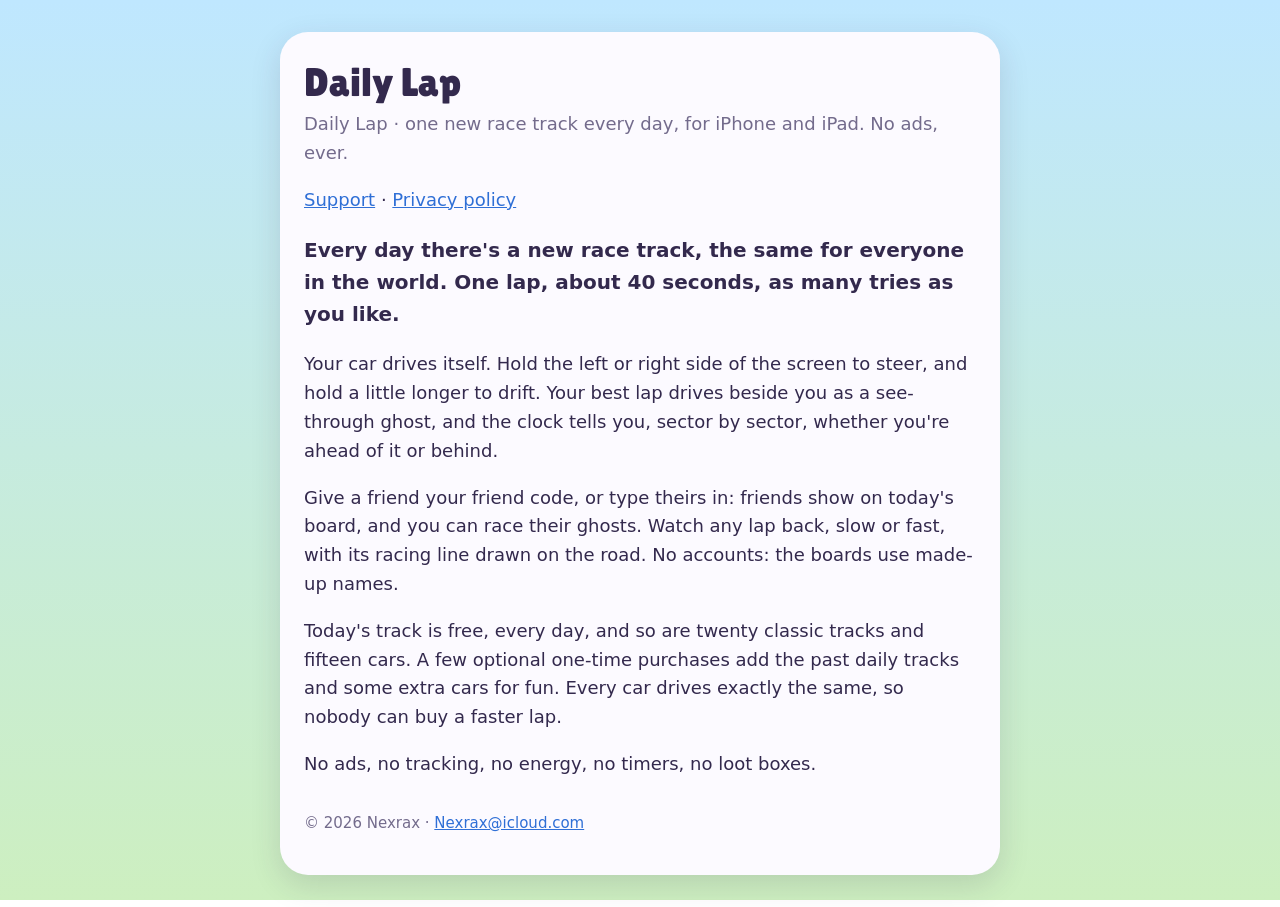
<file: index.html>
<!doctype html>
<html lang="en">
<head>
<meta charset="utf-8">
<meta name="viewport" content="width=device-width, initial-scale=1">
<title>Daily Lap</title>
<link rel="stylesheet" href="site.css">
</head>
<body>
<main>
<h1>Daily Lap</h1>
<p class="meta">Daily Lap · one new race track every day, for iPhone and iPad. No ads, ever.</p>

<p><a href="support.html">Support</a> · <a href="privacy.html">Privacy policy</a></p>
<p class="lead">Every day there's a new race track, the same for everyone in the world. One lap, about 40 seconds, as many tries as you like.</p>

<p>Your car drives itself. Hold the left or right side of the screen to steer, and hold a little longer to drift. Your best lap drives beside you as a see-through ghost, and the clock tells you, sector by sector, whether you're ahead of it or behind.</p>

<p>Give a friend your friend code, or type theirs in: friends show on today's board, and you can race their ghosts. Watch any lap back, slow or fast, with its racing line drawn on the road. No accounts: the boards use made-up names.</p>

<p>Today's track is free, every day, and so are twenty classic tracks and fifteen cars. A few optional one-time purchases add the past daily tracks and some extra cars for fun. Every car drives exactly the same, so nobody can buy a faster lap.</p>

<p>No ads, no tracking, no energy, no timers, no loot boxes.</p>

<footer>© 2026 Nexrax · <a href="mailto:Nexrax@icloud.com">Nexrax@icloud.com</a></footer>
</main>
</body>
</html>
</file>
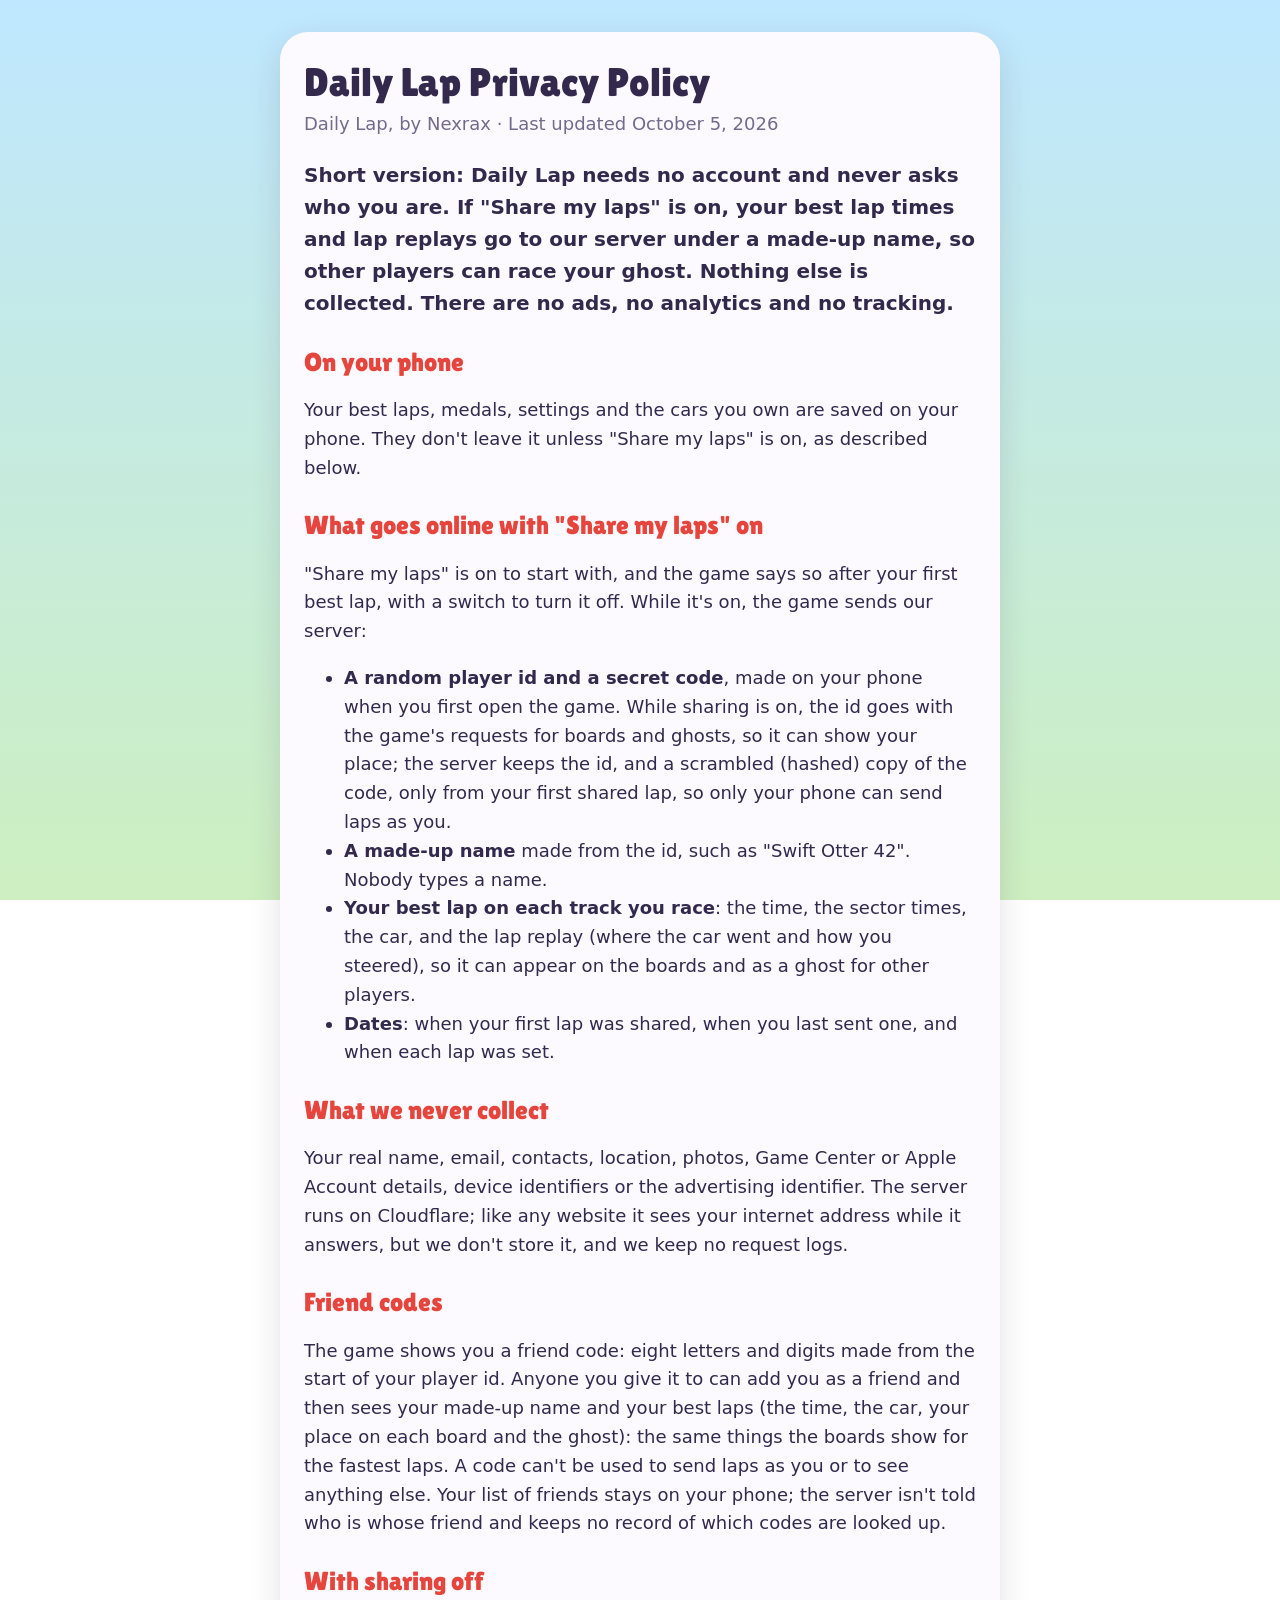
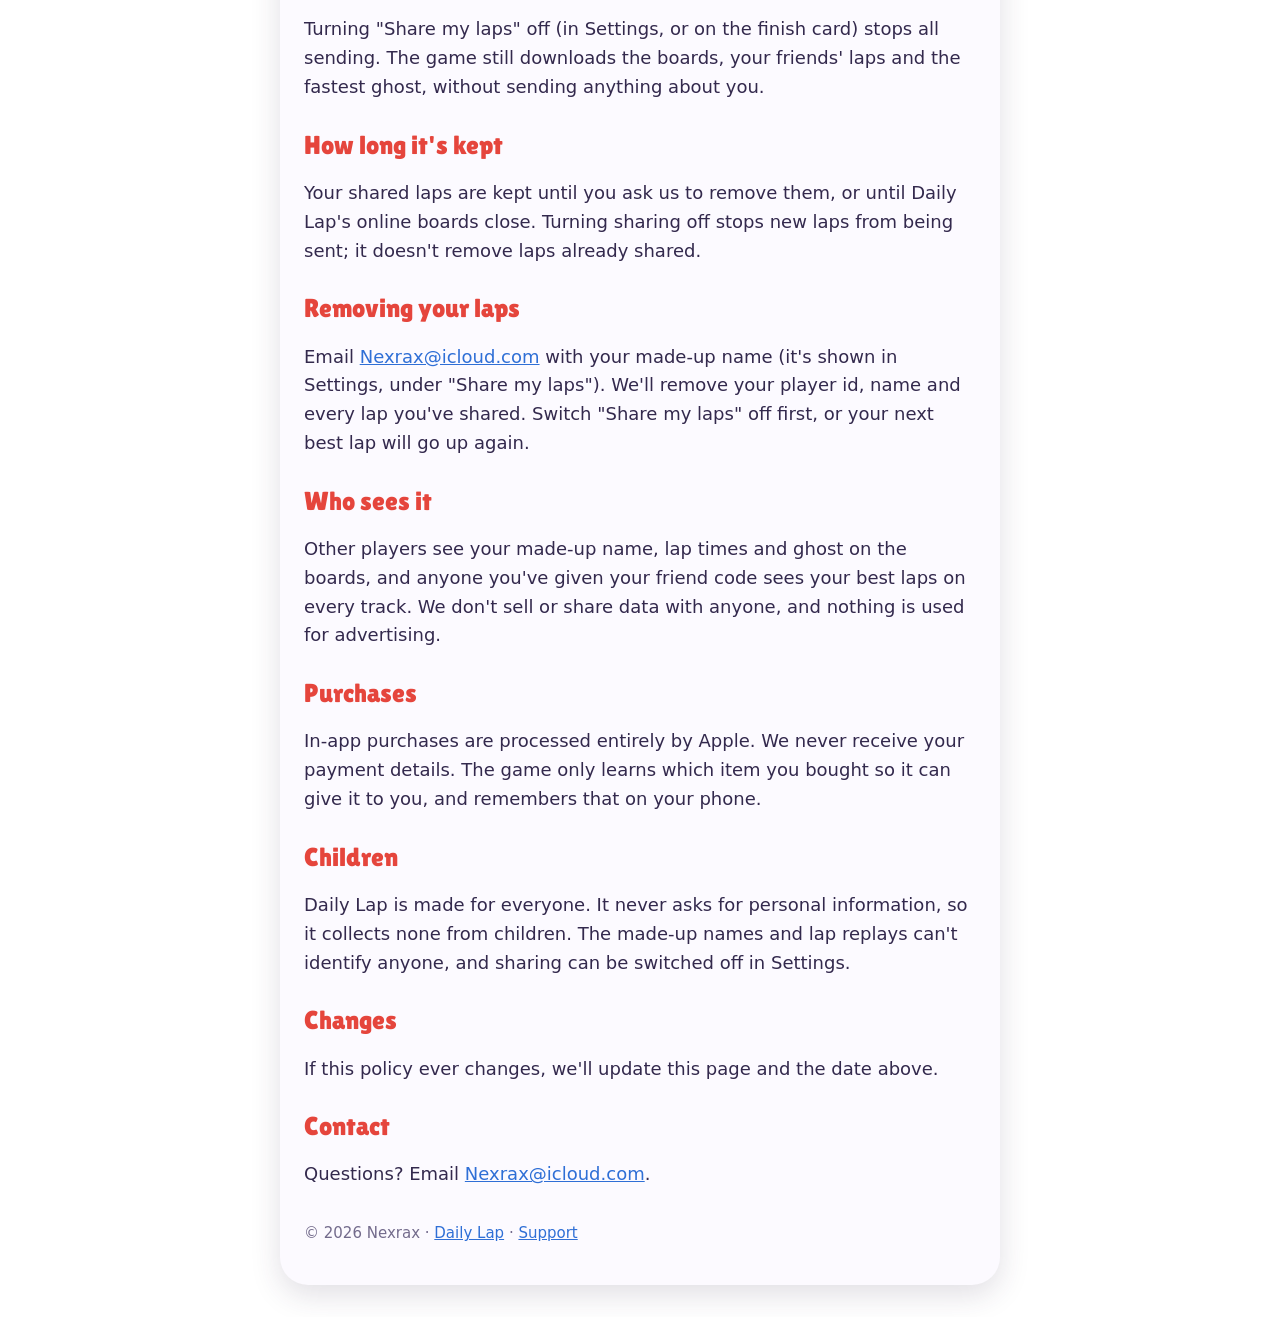
<file: privacy.html>
<!doctype html>
<html lang="en">
<head>
<meta charset="utf-8">
<meta name="viewport" content="width=device-width, initial-scale=1">
<title>Daily Lap Privacy Policy</title>
<link rel="stylesheet" href="site.css">
</head>
<body>
<main>
<h1>Daily Lap Privacy Policy</h1>
<p class="meta">Daily Lap, by Nexrax · Last updated October 5, 2026</p>

<p class="lead">Short version: Daily Lap needs no account and never asks who you are. If "Share my laps" is on, your best lap times and lap replays go to our server under a made-up name, so other players can race your ghost. Nothing else is collected. There are no ads, no analytics and no tracking.</p>

<h2>On your phone</h2>
<p>Your best laps, medals, settings and the cars you own are saved on your phone. They don't leave it unless "Share my laps" is on, as described below.</p>

<h2>What goes online with "Share my laps" on</h2>
<p>"Share my laps" is on to start with, and the game says so after your first best lap, with a switch to turn it off. While it's on, the game sends our server:</p>
<ul>
<li><b>A random player id and a secret code</b>, made on your phone when you first open the game. While sharing is on, the id goes with the game's requests for boards and ghosts, so it can show your place; the server keeps the id, and a scrambled (hashed) copy of the code, only from your first shared lap, so only your phone can send laps as you.</li>
<li><b>A made-up name</b> made from the id, such as "Swift Otter 42". Nobody types a name.</li>
<li><b>Your best lap on each track you race</b>: the time, the sector times, the car, and the lap replay (where the car went and how you steered), so it can appear on the boards and as a ghost for other players.</li>
<li><b>Dates</b>: when your first lap was shared, when you last sent one, and when each lap was set.</li>
</ul>

<h2>What we never collect</h2>
<p>Your real name, email, contacts, location, photos, Game Center or Apple Account details, device identifiers or the advertising identifier. The server runs on Cloudflare; like any website it sees your internet address while it answers, but we don't store it, and we keep no request logs.</p>

<h2>Friend codes</h2>
<p>The game shows you a friend code: eight letters and digits made from the start of your player id. Anyone you give it to can add you as a friend and then sees your made-up name and your best laps (the time, the car, your place on each board and the ghost): the same things the boards show for the fastest laps. A code can't be used to send laps as you or to see anything else. Your list of friends stays on your phone; the server isn't told who is whose friend and keeps no record of which codes are looked up.</p>

<h2>With sharing off</h2>
<p>Turning "Share my laps" off (in Settings, or on the finish card) stops all sending. The game still downloads the boards, your friends' laps and the fastest ghost, without sending anything about you.</p>

<h2>How long it's kept</h2>
<p>Your shared laps are kept until you ask us to remove them, or until Daily Lap's online boards close. Turning sharing off stops new laps from being sent; it doesn't remove laps already shared.</p>

<h2>Removing your laps</h2>
<p>Email <a href="mailto:Nexrax@icloud.com">Nexrax@icloud.com</a> with your made-up name (it's shown in Settings, under "Share my laps"). We'll remove your player id, name and every lap you've shared. Switch "Share my laps" off first, or your next best lap will go up again.</p>

<h2>Who sees it</h2>
<p>Other players see your made-up name, lap times and ghost on the boards, and anyone you've given your friend code sees your best laps on every track. We don't sell or share data with anyone, and nothing is used for advertising.</p>

<h2>Purchases</h2>
<p>In-app purchases are processed entirely by Apple. We never receive your payment details. The game only learns which item you bought so it can give it to you, and remembers that on your phone.</p>

<h2>Children</h2>
<p>Daily Lap is made for everyone. It never asks for personal information, so it collects none from children. The made-up names and lap replays can't identify anyone, and sharing can be switched off in Settings.</p>

<h2>Changes</h2>
<p>If this policy ever changes, we'll update this page and the date above.</p>

<h2>Contact</h2>
<p>Questions? Email <a href="mailto:Nexrax@icloud.com">Nexrax@icloud.com</a>.</p>

<footer>© 2026 Nexrax · <a href="index.html">Daily Lap</a> · <a href="support.html">Support</a></footer>
</main>
</body>
</html>
</file>
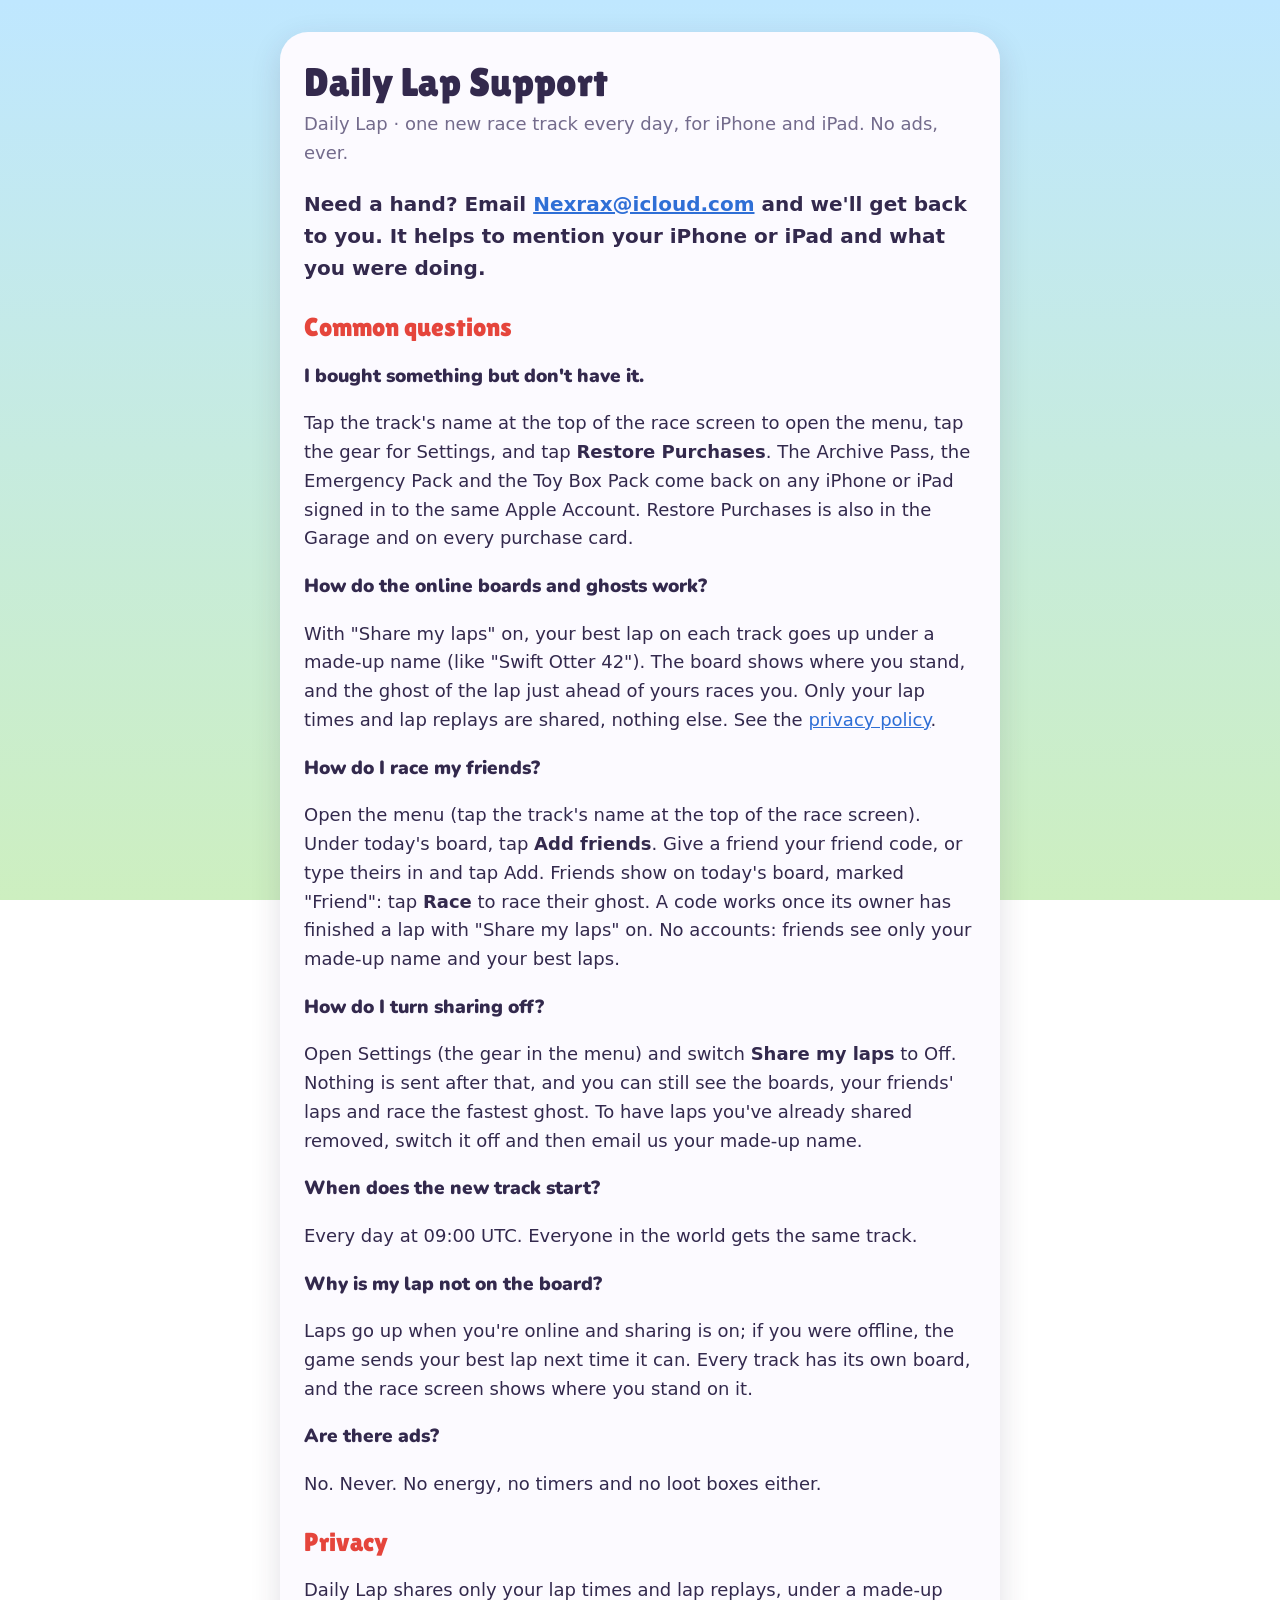
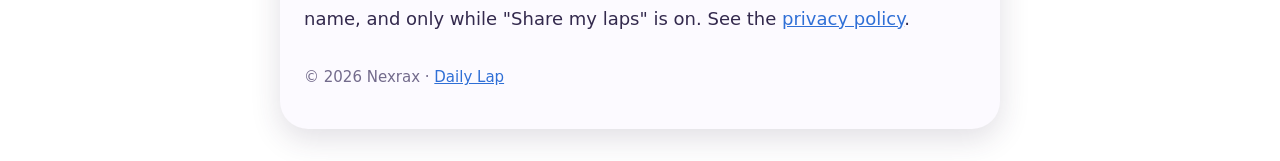
<file: support.html>
<!doctype html>
<html lang="en">
<head>
<meta charset="utf-8">
<meta name="viewport" content="width=device-width, initial-scale=1">
<title>Daily Lap Support</title>
<link rel="stylesheet" href="site.css">
</head>
<body>
<main>
<h1>Daily Lap Support</h1>
<p class="meta">Daily Lap · one new race track every day, for iPhone and iPad. No ads, ever.</p>

<p class="lead">Need a hand? Email <a href="mailto:Nexrax@icloud.com">Nexrax@icloud.com</a> and we'll get back to you. It helps to mention your iPhone or iPad and what you were doing.</p>

<h2>Common questions</h2>

<h3>I bought something but don't have it.</h3>
<p>Tap the track's name at the top of the race screen to open the menu, tap the gear for Settings, and tap <b>Restore Purchases</b>. The Archive Pass, the Emergency Pack and the Toy Box Pack come back on any iPhone or iPad signed in to the same Apple Account. Restore Purchases is also in the Garage and on every purchase card.</p>

<h3>How do the online boards and ghosts work?</h3>
<p>With "Share my laps" on, your best lap on each track goes up under a made-up name (like "Swift Otter 42"). The board shows where you stand, and the ghost of the lap just ahead of yours races you. Only your lap times and lap replays are shared, nothing else. See the <a href="privacy.html">privacy policy</a>.</p>

<h3>How do I race my friends?</h3>
<p>Open the menu (tap the track's name at the top of the race screen). Under today's board, tap <b>Add friends</b>. Give a friend your friend code, or type theirs in and tap Add. Friends show on today's board, marked "Friend": tap <b>Race</b> to race their ghost. A code works once its owner has finished a lap with "Share my laps" on. No accounts: friends see only your made-up name and your best laps.</p>

<h3>How do I turn sharing off?</h3>
<p>Open Settings (the gear in the menu) and switch <b>Share my laps</b> to Off. Nothing is sent after that, and you can still see the boards, your friends' laps and race the fastest ghost. To have laps you've already shared removed, switch it off and then email us your made-up name.</p>

<h3>When does the new track start?</h3>
<p>Every day at 09:00 UTC. Everyone in the world gets the same track.</p>

<h3>Why is my lap not on the board?</h3>
<p>Laps go up when you're online and sharing is on; if you were offline, the game sends your best lap next time it can. Every track has its own board, and the race screen shows where you stand on it.</p>

<h3>Are there ads?</h3>
<p>No. Never. No energy, no timers and no loot boxes either.</p>

<h2>Privacy</h2>
<p>Daily Lap shares only your lap times and lap replays, under a made-up name, and only while "Share my laps" is on. See the <a href="privacy.html">privacy policy</a>.</p>

<footer>© 2026 Nexrax · <a href="index.html">Daily Lap</a></footer>
</main>
</body>
</html>
</file>
<file: site.css>
/* The game's own fonts, served from this site (no font service is asked, so no visitor's address
   goes anywhere else). Both are under the SIL Open Font License: fonts/LICENSES.md. */
@font-face { font-family: 'Lilita One'; src: url('fonts/LilitaOne-Regular.ttf') format('truetype'); font-display: swap; }
@font-face { font-family: 'Nunito'; font-weight: 900; src: url('fonts/Nunito-Black.ttf') format('truetype'); font-display: swap; }
:root { --ink: #33294D; --soft: #736B8C; --kerb: #E5453C; --paper: #FCFAFF; --sky: #BFE7FF; --grass: #CDEFC0; }
* { box-sizing: border-box; }
body { margin: 0; font: 400 18px/1.6 system-ui, -apple-system, sans-serif; color: var(--ink);
  background: linear-gradient(180deg, var(--sky), var(--grass)) fixed; }
main { max-width: 720px; margin: 32px auto; padding: 28px 24px 40px; background: var(--paper);
  border-radius: 28px; box-shadow: 0 10px 30px rgba(51, 41, 77, .15); }
@media (max-width: 760px) { main { margin: 16px; } }
h1 { font: 400 40px/1.1 'Lilita One', sans-serif; margin: 0 0 6px; }
h2 { font: 400 26px/1.2 'Lilita One', sans-serif; color: var(--kerb); margin: 28px 0 6px; }
h3 { font-family: 'Nunito', system-ui, sans-serif; font-weight: 900; font-size: 19px; margin: 18px 0 2px; }
.meta { color: var(--soft); margin: 0 0 18px; }
.lead { font-weight: 700; font-size: 20px; }
a { color: #2F6FD6; }
footer { color: var(--soft); font-size: 15px; margin-top: 32px; }
</file>
